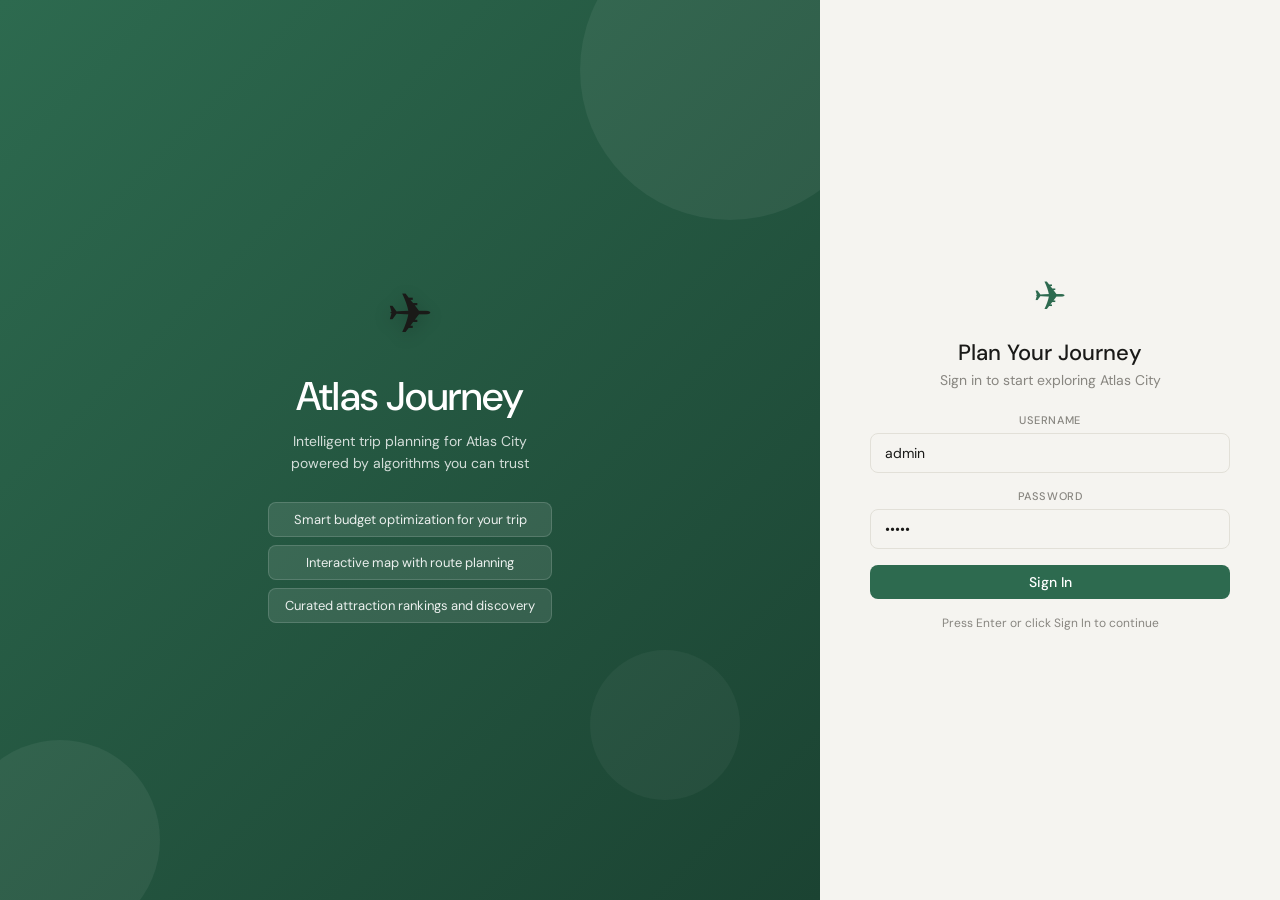
<file: webapp/frontend/index.html>
<!DOCTYPE html>
<html lang="en">
<head>
<meta charset="UTF-8">
<meta name="viewport" content="width=device-width, initial-scale=1.0">
<title>Atlas Journey — Trip Planner</title>
<link rel="stylesheet" href="styles.css">
</head>
<body>
<div id="app">
  <!-- Login Page -->
  <div id="login-page" class="page">
    <div class="login-hero">
      <div class="login-hero-content">
        <div class="login-hero-icon">&#9992;</div>
        <h1 class="login-hero-title">Atlas Journey</h1>
        <p class="login-hero-subtitle">Intelligent trip planning for Atlas City<br>powered by algorithms you can trust</p>
        <div class="login-hero-features">
          <div class="login-feature">Smart budget optimization for your trip</div>
          <div class="login-feature">Interactive map with route planning</div>
          <div class="login-feature">Curated attraction rankings and discovery</div>
        </div>
      </div>
      <div class="login-hero-circles">
        <div class="circle c1"></div><div class="circle c2"></div><div class="circle c3"></div>
      </div>
    </div>
    <div class="login-form">
      <div class="login-card">
        <div class="login-card-icon">&#9992;</div>
        <h2 class="login-card-title">Plan Your Journey</h2>
        <p class="login-card-subtitle">Sign in to start exploring Atlas City</p>
        <div class="form-group">
          <label class="form-label">Username</label>
          <input type="text" id="username-input" class="form-input" placeholder="Enter your username" value="admin">
        </div>
        <div class="form-group">
          <label class="form-label">Password</label>
          <input type="password" id="password-input" class="form-input" placeholder="Enter your password" value="admin">
        </div>
        <button id="login-btn" class="btn btn-primary btn-full">Sign In</button>
        <p class="login-hint">Press Enter or click Sign In to continue</p>
      </div>
    </div>
  </div>

  <!-- App Shell -->
  <div id="app-shell" class="hidden">
    <!-- Sidebar -->
    <aside id="sidebar">
      <div class="sidebar-brand">
        <span class="brand-icon">&#9992;</span>
        <span class="brand-name">Atlas<span>/Journey</span></span>
      </div>
      <div class="sidebar-divider"></div>
      <div class="sidebar-section-label">MENU</div>
      <nav id="sidebar-nav">
        <a href="#dashboard" class="sidebar-item active" data-page="dashboard" data-title="Overview">
          <span class="sidebar-icon">&#8962;</span>
          <span class="sidebar-label">Overview</span>
        </a>
        <a href="#trip-planner" class="sidebar-item" data-page="trip-planner" data-title="Smart Itinerary">
          <span class="sidebar-icon">&#128176;</span>
          <span class="sidebar-label">Smart Itinerary</span>
        </a>
        <a href="#route-planner" class="sidebar-item" data-page="route-planner" data-title="Navigation">
          <span class="sidebar-icon">&#128205;</span>
          <span class="sidebar-label">Navigation</span>
        </a>
        <a href="#rankings" class="sidebar-item" data-page="rankings" data-title="Discover">
          <span class="sidebar-icon">&#9733;</span>
          <span class="sidebar-label">Discover</span>
        </a>
      </nav>
      <div class="sidebar-divider"></div>
      <a href="#settings" class="sidebar-item" data-page="settings" data-title="Workspace">
        <span class="sidebar-icon">&#9881;</span>
        <span class="sidebar-label">Workspace</span>
      </a>
      <div class="sidebar-spacer"></div>
      <div class="sidebar-version">v1.0.0</div>
    </aside>

    <!-- Main Content -->
    <main id="main-content">
      <!-- Header -->
      <header id="header">
        <div class="header-left">
          <h1 id="page-title" class="header-title">Overview</h1>
          <p id="page-subtitle" class="header-subtitle">Your Atlas City trip at a glance</p>
        </div>
        <div class="header-right">
          <div class="user-chip">
            <div class="user-avatar">A</div>
            <span id="user-name" class="user-name">Traveler</span>
          </div>
        </div>
      </header>

      <!-- Content Area -->
      <div id="content-area">

        <!-- ── DASHBOARD PAGE ────────────────────────────────────────── -->
        <div id="page-dashboard" class="content-page active-page">
          <div class="page-content">
            <!-- Hero Card -->
            <div class="hero-card fade-in">
              <div class="hero-text">
                <h2 class="hero-title">Welcome back, <span id="dash-hero-username">Traveler</span>!</h2>
                <p class="hero-subtitle">Explore Atlas City with smart trip optimization</p>
              </div>
              <div class="hero-stats">
                <div class="hero-chip">3 Algorithms</div>
                <div class="hero-chip">12 Attractions</div>
                <div class="hero-chip">100% Offline</div>
              </div>
            </div>

            <!-- Stats Row -->
            <div class="stats-grid fade-in">
              <div class="stat-card" data-color="blue">
                <div class="stat-accent"></div>
                <div class="stat-icon-area" style="background:rgba(59,130,246,0.12)">
                  <svg width="20" height="20" viewBox="0 0 24 24" fill="none" stroke="#3B82F6" stroke-width="2"><rect x="3" y="3" width="7" height="7"/><rect x="14" y="3" width="7" height="7"/><rect x="3" y="14" width="7" height="7"/><rect x="14" y="14" width="7" height="7"/></svg>
                </div>
                <div class="stat-info">
                  <span id="stat-attractions" class="stat-value">12</span>
                  <span class="stat-label">Attractions</span>
                </div>
              </div>
              <div class="stat-card" data-color="green">
                <div class="stat-accent"></div>
                <div class="stat-icon-area" style="background:rgba(16,185,129,0.12)">
                  <svg width="20" height="20" viewBox="0 0 24 24" fill="none" stroke="#10B981" stroke-width="2"><path d="M21 10c0 7-9 13-9 13s-9-6-9-13a9 9 0 0 1 18 0z"/><circle cx="12" cy="10" r="3"/></svg>
                </div>
                <div class="stat-info">
                  <span id="stat-locations" class="stat-value">10</span>
                  <span class="stat-label">Locations</span>
                </div>
              </div>
              <div class="stat-card" data-color="amber">
                <div class="stat-accent"></div>
                <div class="stat-icon-area" style="background:rgba(245,158,11,0.12)">
                  <svg width="20" height="20" viewBox="0 0 24 24" fill="none" stroke="#F59E0B" stroke-width="2"><circle cx="12" cy="12" r="3"/><path d="M12 1v2M12 21v2M4.22 4.22l1.42 1.42M18.36 18.36l1.42 1.42M1 12h2M21 12h2M4.22 19.78l1.42-1.42M18.36 5.64l1.42-1.42"/></svg>
                </div>
                <div class="stat-info">
                  <span id="stat-algorithms" class="stat-value">3</span>
                  <span class="stat-label">Algorithms</span>
                </div>
              </div>
              <div class="stat-card" data-color="purple">
                <div class="stat-accent"></div>
                <div class="stat-icon-area" style="background:rgba(139,92,246,0.12)">
                  <svg width="20" height="20" viewBox="0 0 24 24" fill="none" stroke="#8B5CF6" stroke-width="2"><polyline points="13 2 3 14 12 14 11 22 21 10 12 10 13 2"/></svg>
                </div>
                <div class="stat-info">
                  <span id="stat-offline" class="stat-value">100%</span>
                  <span class="stat-label">Offline Ready</span>
                </div>
              </div>
            </div>

            <!-- Dashboard Grid: Left column (map + cards), Right column (snapshots) -->
            <div class="dashboard-grid fade-in">
              <!-- Left Column -->
              <div class="dash-left">
                <!-- Map Card -->
                <div class="dash-map-card">
                  <div class="dash-card-header">
                    <h3 class="card-title">Atlas City Overview</h3>
                    <span class="dash-badge">Interactive Map</span>
                  </div>
                  <div id="dashboard-map-container" class="svg-map-container svg-map-compact"></div>
                </div>

                <!-- Upcoming Journey -->
                <div class="dash-info-card">
                  <div class="dash-card-header">
                    <h3 class="card-title">Upcoming Journey</h3>
                  </div>
                  <div id="upcoming-journey-content" class="dash-card-body">
                    <div class="dash-card-icon" style="background:rgba(59,130,246,0.12)">
                      <svg width="22" height="22" viewBox="0 0 24 24" fill="none" stroke="#3B82F6" stroke-width="2"><path d="M21 10c0 7-9 13-9 13s-9-6-9-13a9 9 0 0 1 18 0z"/><circle cx="12" cy="10" r="3"/></svg>
                    </div>
                    <div class="dash-card-info">
                      <span class="dash-card-value">Loading...</span>
                      <span class="dash-card-label">Check back soon</span>
                    </div>
                  </div>
                </div>

                <!-- Route Snapshot -->
                <div class="dash-info-card dash-card-link" data-nav="route-planner">
                  <div class="dash-card-header">
                    <h3 class="card-title">Route Snapshot</h3>
                    <span class="dash-link-hint">View Route Planner &rarr;</span>
                  </div>
                  <div id="route-snapshot-content" class="dash-card-body">
                    <div class="dash-card-icon" style="background:rgba(16,185,129,0.12)">
                      <svg width="22" height="22" viewBox="0 0 24 24" fill="none" stroke="#10B981" stroke-width="2"><polyline points="13 2 3 14 12 14 11 22 21 10 12 10 13 2"/></svg>
                    </div>
                    <div class="dash-card-info">
                      <span class="dash-card-value">No Route Planned</span>
                      <span class="dash-card-label">Plan a route to see details</span>
                    </div>
                  </div>
                </div>
              </div>

              <!-- Right Column -->
              <div class="dash-right">
                <!-- Quick Actions -->
                <div class="dash-actions-card">
                  <h3 class="card-title">Quick Actions</h3>
                  <div class="quick-actions-list">
                    <div class="action-card" data-nav="trip-planner">
                      <div class="action-icon" style="background:var(--green-lt);color:var(--green)">&#128176;</div>
                      <div class="action-text">
                        <span class="action-title">Smart Itinerary</span>
                        <span class="action-desc">Build the perfect day within your budget</span>
                      </div>
                      <span class="badge badge-green">Budget</span>
                    </div>
                    <div class="action-card" data-nav="route-planner">
                      <div class="action-icon" style="background:var(--green-lt);color:var(--green)">&#128205;</div>
                      <div class="action-text">
                        <span class="action-title">Navigation</span>
                        <span class="action-desc">Find the shortest route between places</span>
                      </div>
                      <span class="badge badge-green">Route</span>
                    </div>
                    <div class="action-card" data-nav="rankings">
                      <div class="action-icon" style="background:var(--green-lt);color:var(--green)">&#9733;</div>
                      <div class="action-text">
                        <span class="action-title">Discover</span>
                        <span class="action-desc">Browse attractions ranked by score</span>
                      </div>
                      <span class="badge badge-blue">Rankings</span>
                    </div>
                  </div>
                </div>

                <!-- Budget Snapshot -->
                <div class="dash-info-card dash-card-link" data-nav="trip-planner">
                  <div class="dash-card-header">
                    <h3 class="card-title">Budget Snapshot</h3>
                    <span class="dash-link-hint">Plan Budget &rarr;</span>
                  </div>
                  <div id="budget-snapshot-content" class="dash-card-body">
                    <div class="dash-card-icon" style="background:rgba(245,158,11,0.12)">
                      <svg width="22" height="22" viewBox="0 0 24 24" fill="none" stroke="#F59E0B" stroke-width="2"><circle cx="12" cy="12" r="3"/><path d="M12 1v2M12 21v2M4.22 4.22l1.42 1.42M18.36 18.36l1.42 1.42M1 12h2M21 12h2M4.22 19.78l1.42-1.42M18.36 5.64l1.42-1.42"/></svg>
                    </div>
                    <div class="dash-card-info">
                      <span class="dash-card-value">No Budget Set</span>
                      <span class="dash-card-label">Plan a trip to see budget</span>
                    </div>
                  </div>
                </div>

                <!-- Discover Snapshot -->
                <div class="dash-info-card dash-card-link" data-nav="rankings">
                  <div class="dash-card-header">
                    <h3 class="card-title">Discover Snapshot</h3>
                    <span class="dash-link-hint">Explore &rarr;</span>
                  </div>
                  <div id="discover-snapshot-content" class="dash-card-body">
                    <div class="dash-card-icon" style="background:rgba(139,92,246,0.12)">
                      <svg width="22" height="22" viewBox="0 0 24 24" fill="none" stroke="#8B5CF6" stroke-width="2"><polygon points="12 2 15.09 8.26 22 9.27 17 14.14 18.18 21.02 12 17.77 5.82 21.02 7 14.14 2 9.27 8.91 8.26 12 2"/></svg>
                    </div>
                    <div class="dash-card-info">
                      <span class="dash-card-value">Loading...</span>
                      <span class="dash-card-label">Discover top attractions</span>
                    </div>
                  </div>
                </div>
              </div>
            </div>
          </div>
        </div>

        <!-- ── BUDGET PLANNER PAGE (Smart Itinerary) ──────────────────── -->
        <div id="page-trip-planner" class="content-page">
          <div class="two-column-layout">
            <div class="control-panel">
              <div class="card">
                <div class="card-title-row">
                  <h3 class="card-title">Budget Settings</h3>
                    <span class="badge badge-green">0-1 Knapsack</span>
                </div>
                <p class="card-desc">Set your budget to optimize attractions using dynamic programming.</p>
                <div class="form-group">
                  <label class="form-label">Total Budget ($)</label>
                  <input type="number" id="budget-input" class="form-input" value="500" min="0" step="10">
                </div>
                <button id="solve-knapsack-btn" class="btn btn-primary btn-full">Optimize Budget</button>
                <div class="btn-group">
                  <button id="example-budget-btn" class="btn btn-secondary btn-full">Load Example Budget</button>
                  <button id="reset-data-btn" class="btn btn-secondary btn-full">Reset Demo Data</button>
                </div>
              </div>

              <!-- Budget Health -->
              <div id="budget-health" class="card">
                <h3 class="card-title">Budget Health</h3>
                <p class="card-desc" style="margin-bottom:0">Set a budget and optimize to see health metrics.</p>
              </div>

              <!-- Summary -->
              <div id="budget-summary" class="card hidden">
                <div class="card-title-row">
                  <h3 class="card-title">Result Summary</h3>
                  <span class="badge badge-green">0-1 KP</span>
                </div>
                <div class="summary-chips">
                  <div class="chip chip-blue"><span class="chip-label">Total Cost</span><span id="ks-cost" class="chip-value">$0</span></div>
                  <div class="chip chip-green"><span class="chip-label">Total Value</span><span id="ks-value" class="chip-value">0</span></div>
                  <div class="chip chip-amber"><span class="chip-label">Remaining</span><span id="ks-remaining" class="chip-value">$0</span></div>
                  <div class="chip chip-purple"><span class="chip-label">Items</span><span id="ks-count" class="chip-value">0</span></div>
                </div>
              </div>
            </div>

            <div class="results-panel">
              <div class="card">
                <h3 class="card-title">Selected Experiences</h3>
                <div id="knapsack-results" class="results-list">
                  <div class="empty-state">
                    <div class="empty-icon">&#128270;</div>
                    <p class="empty-title">No itinerary generated yet</p>
                    <p class="empty-desc">Enter your budget and click "Optimize Budget" to find the best attractions.</p>
                  </div>
                </div>
              </div>
              <div class="card" id="skipped-card">
                <h3 class="card-title">Skipped Attractions</h3>
                <div id="knapsack-skipped" class="results-list">
                  <div class="empty-state-sm">Skipped items will appear here after optimization.</div>
                </div>
              </div>
            </div>
          </div>
        </div>

        <!-- ── ROUTE PLANNER PAGE ────────────────────────────────────── -->
        <div id="page-route-planner" class="content-page">
          <div class="two-column-layout">
            <div class="control-panel">
              <div class="card">
                <div class="card-title-row">
                  <h3 class="card-title">Route Controls</h3>
                  <span class="badge badge-green">Dijkstra</span>
                </div>
                <p class="card-desc">Find the shortest path between two locations in Atlas City.</p>
                <div class="form-group">
                  <label class="form-label">Starting Location</label>
                  <select id="start-location" class="form-select"></select>
                </div>
                <div class="form-group">
                  <label class="form-label">Destination</label>
                  <select id="end-location" class="form-select"></select>
                </div>
                <button id="find-route-btn" class="btn btn-primary btn-full">Find Shortest Path</button>
                <button id="example-route-btn" class="btn btn-secondary btn-full">Load Example Route</button>
              </div>
              <div id="route-summary" class="card hidden">
                <div class="card-title-row">
                  <h3 class="card-title">Route Result</h3>
                  <span class="badge badge-green">Dijkstra</span>
                </div>
                <div class="route-result">
                  <div class="route-metrics">
                    <div class="route-metric">
                      <span class="metric-label">Distance</span>
                      <span id="route-distance" class="metric-value">-- km</span>
                    </div>
                    <div class="route-metric">
                      <span class="metric-label">Est. Time</span>
                      <span id="route-time" class="metric-value">-- min</span>
                    </div>
                    <div class="route-metric">
                      <span class="metric-label">Visited</span>
                      <span id="route-visited" class="metric-value">--</span>
                    </div>
                  </div>
                  <div class="route-divider"></div>
                  <div id="route-path" class="route-path">
                    <p class="path-placeholder">Select locations to find a route.</p>
                  </div>
                </div>
              </div>
            </div>
            <div class="map-panel">
              <div class="card map-card-full">
                <div class="map-toolbar">
                  <div class="map-toolbar-left">
                    <h3 class="card-title">Atlas City Map</h3>
                    <span class="map-toolbar-badge">Road Network</span>
                  </div>
                  <div class="map-controls">
                    <button id="map-fit-route" class="map-btn" title="Fit to route">&#9678;</button>
                    <button id="map-zoom-in" class="map-btn" title="Zoom in">+</button>
                    <button id="map-zoom-out" class="map-btn" title="Zoom out">-</button>
                    <button id="map-reset-view" class="map-btn" title="Reset view">&#8634;</button>
                  </div>
                </div>
                <div id="route-map-container" class="svg-map-container svg-map-large"></div>
              </div>
            </div>
          </div>
        </div>

        <!-- ── DISCOVER PAGE (Rankings) ──────────────────────────────── -->
        <div id="page-rankings" class="content-page">
          <div class="page-content">
            <!-- Featured Attraction -->
            <div id="featured-attraction" class="featured-card fade-in">
              <div class="featured-hero">
                <div class="featured-image-area">
                  <div class="featured-image-overlay"></div>
                  <div class="featured-badge">#1 Attraction</div>
                  <div class="featured-price">$100</div>
                </div>
                <div class="featured-info">
                  <h3 class="featured-name">Loading attractions...</h3>
                  <div class="featured-stars">&#9733;&#9733;&#9733;&#9733;&#9733;</div>
                  <p class="featured-desc">Discover the best of Atlas City.</p>
                  <div class="featured-tags">
                    <span class="tag tag-blue">Atlas City</span>
                    <span class="tag tag-green">2h</span>
                    <span class="tag tag-amber">90 pts</span>
                  </div>
                </div>
              </div>
            </div>

            <!-- Top 3 Spotlight -->
            <div class="card top3-section">
              <div class="card-title-row">
                <h3 class="card-title">Top 3 Attractions</h3>
                <span class="badge badge-blue">Heap Sort</span>
              </div>
              <p class="card-desc">Top-ranked attractions by composite score</p>
              <div id="top3-spotlight" class="top3-grid">
                <div class="top3-card"><div class="top3-rank">#1</div><h4>Loading...</h4></div>
                <div class="top3-card"><div class="top3-rank">#2</div><h4>Loading...</h4></div>
                <div class="top3-card"><div class="top3-rank">#3</div><h4>Loading...</h4></div>
              </div>
            </div>

            <!-- All Attractions -->
            <div class="card">
              <div class="card-title-row">
                <h3 class="card-title">All Attractions</h3>
                <div class="discover-actions">
                  <button id="refresh-rankings-btn" class="btn btn-primary btn-sm">Refresh</button>
                </div>
              </div>
              <div class="sort-info-bar">
                <span id="sort-info" class="sort-info-text">Sorted by rating using Heap Sort</span>
              </div>
              <div id="discover-list" class="discover-list">
                <div class="empty-state">
                  <div class="empty-icon">&#9733;</div>
                  <p class="empty-title">Loading attractions...</p>
                  <p class="empty-desc">Refresh to view all attractions ranked by Heap Sort.</p>
                </div>
              </div>
            </div>

            <!-- Heap Sort Explanation -->
            <div class="card">
              <div class="card-title-row">
                <h3 class="card-title">How Ranking Works</h3>
                <span class="badge badge-green">O(n log n)</span>
              </div>
              <div class="algo-explanation">
                <div class="algo-step">
                  <div class="algo-step-num">1</div>
                  <div class="algo-step-text">Each attraction gets a composite score: <strong>rating \u00D7 10 + value</strong></div>
                </div>
                <div class="algo-step">
                  <div class="algo-step-num">2</div>
                  <div class="algo-step-text">Heap Sort arranges all attractions by score in descending order</div>
                </div>
                <div class="algo-step">
                  <div class="algo-step-num">3</div>
                  <div class="algo-step-text">Top-ranked attractions appear first \u2014 ties broken alphabetically</div>
                </div>
                <div class="algo-complexity">
                  <span>Time: O(n log n)</span>
                  <span>Space: O(1)</span>
                </div>
              </div>
            </div>
          </div>
        </div>

        <!-- ── SETTINGS PAGE ─────────────────────────────────────────── -->
        <div id="page-settings" class="content-page">
          <div class="page-content settings-layout">
            <div class="card">
              <h3 class="card-title">Appearance</h3>
              <div class="setting-row">
                <div class="setting-text"><span class="setting-label">Dark Mode</span><span class="setting-desc">Switch to dark theme (coming soon)</span></div>
                <input type="checkbox" disabled>
              </div>
              <div class="setting-row">
                <div class="setting-text"><span class="setting-label">Compact View</span><span class="setting-desc">Reduce spacing and padding</span></div>
                <input type="checkbox" disabled>
              </div>
            </div>
            <div class="card">
              <h3 class="card-title">About</h3>
              <div class="about-grid">
                <div class="about-item"><span class="about-label">Application</span><span class="about-value">Trip Planner</span></div>
                <div class="about-item"><span class="about-label">Version</span><span class="about-value">1.0.0</span></div>
                <div class="about-item"><span class="about-label">City</span><span class="about-value">Atlas City</span></div>
                <div class="about-item"><span class="about-label">Algorithms</span><span class="about-value">0-1 Knapsack, Dijkstra, Heap Sort</span></div>
                <div class="about-item"><span class="about-label">Database</span><span class="about-value">SQLite (Offline)</span></div>
                <div class="about-item"><span class="about-label">Data Structures</span><span class="about-value">DP Table, Priority Queue, Max-Heap</span></div>
              </div>
            </div>
            <div class="card">
              <h3 class="card-title">Demo Controls</h3>
              <div class="btn-group">
                <button id="settings-reset-btn" class="btn btn-secondary">Reset Demo Data</button>
              </div>
            </div>
          </div>
        </div>

      </div><!-- /content-area -->
    </main>
  </div>
</div>
<script src="app.js"></script>
</body>
</html>
</file>
<file: webapp/frontend/styles.css>
/* ═══════════════════════════════════════════════════════════════════════════
   ATLAS JOURNEY — Design System (Carbon Tracker tokens adapted for travel)
   ═══════════════════════════════════════════════════════════════════════════ */

/* ── Google Fonts ──────────────────────────────────────────────────────── */
@import url('https://fonts.googleapis.com/css2?family=DM+Mono:wght@400;500&family=DM+Sans:wght@300;400;500&display=swap');

/* ── Design Tokens ─────────────────────────────────────────────────────── */
:root {
  --font: 'DM Sans', system-ui, -apple-system, sans-serif;
  --font-mono: 'DM Mono', 'SF Mono', monospace;

  --bg: #f5f4f0;
  --surface: #ffffff;
  --border: #e2e0d8;
  --text: #1a1a18;
  --muted: #888680;

  --green: #2d6a4f;
  --green-lt: #e8f5ee;
  --green-dk: #1b4332;

  --amber: #b45309;
  --amber-lt: #fef3c7;

  --red: #c0392b;
  --red-lt: #fdecea;

  --blue: #1e6f9f;
  --blue-lt: #e0f2fe;

  --shadow: 0 1px 3px rgba(0,0,0,.06);
  --shadow-lg: 0 4px 16px rgba(0,0,0,.08);

  --radius: 10px;
  --radius-sm: 8px;
  --radius-lg: 16px;

  --transition: .2s ease;

  --sidebar-width: 220px;
  --header-height: 60px;
  --page-padding: 32px;
  --card-padding: 24px;
  --grid-gap: 20px;

  --z-sidebar: 100;
  --z-header: 90;
  --z-modal: 200;
  --z-tooltip: 300;
}

/* ── Reset ─────────────────────────────────────────────────────────────── */
*, *::before, *::after { box-sizing: border-box; margin: 0; padding: 0; }
html, body { height: 100%; overflow: hidden; }
body {
  font-family: var(--font);
  font-size: 14px;
  font-weight: 400;
  color: var(--text);
  background: var(--bg);
  -webkit-font-smoothing: antialiased;
}
a { text-decoration: none; color: inherit; }
input, select, button, textarea { font-family: inherit; }
.hidden { display: none !important; }

/* ── Animations (Design System v1.0) ──────────────────────────────────── */
@keyframes fadeIn { from { opacity: 0; transform: translateY(8px); } to { opacity: 1; transform: translateY(0); } }
@keyframes fadeInUp { from { opacity: 0; transform: translateY(16px); } to { opacity: 1; transform: translateY(0); } }
@keyframes slideIn { from { opacity: 0; transform: translateX(-12px); } to { opacity: 1; transform: translateX(0); } }
@keyframes slideUp { from { opacity: 0; transform: translateY(20px); } to { opacity: 1; transform: translateY(0); } }
@keyframes scaleIn { from { opacity: 0; transform: scale(.95); } to { opacity: 1; transform: scale(1); } }
@keyframes spin { to { transform: rotate(360deg); } }
@keyframes shimmer { 0% { background-position: -200px 0; } 100% { background-position: 200px 0; } }
@keyframes dashMove { from { stroke-dashoffset: 16; } to { stroke-dashoffset: 0; } }

.animate-fade { animation: fadeIn 0.4s ease both; }
.animate-fade-up { animation: fadeInUp 0.5s ease both; }
.animate-scale { animation: scaleIn 0.3s ease both; }
.animate-slide { animation: slideIn 0.3s ease both; }
.animate-slide-up { animation: slideUp 0.4s ease both; }
.fade-in { animation: fadeIn 0.35s ease-out both; }
.fade-in-up { animation: fadeInUp 0.4s ease-out both; }
.slide-in { animation: slideIn 0.3s ease-out both; }

/* ── Typography Scale ──────────────────────────────────────────────────── */
.heading-title { font-size: 22px; font-weight: 500; }
.heading-modal { font-size: 18px; font-weight: 500; }
.body { font-size: 14px; font-weight: 400; }
.body-sm { font-size: 13px; font-weight: 400; }
.caption { font-size: 12px; font-weight: 400; color: var(--muted); }
.micro { font-size: 11px; font-weight: 500; text-transform: uppercase; letter-spacing: .05em; color: var(--muted); }
.tiny { font-size: 10px; font-weight: 500; text-transform: uppercase; }
.mono-value { font-size: 28px; font-family: var(--font-mono); font-weight: 500; }
.mono-sm { font-size: 13px; font-family: var(--font-mono); font-weight: 500; }

/* ── Login Page ────────────────────────────────────────────────────────── */
#login-page {
  display: flex;
  height: 100vh;
  width: 100vw;
}
.login-hero {
  flex: 1;
  background: linear-gradient(135deg, var(--green) 0%, var(--green-dk) 100%);
  display: flex;
  align-items: center;
  justify-content: center;
  position: relative;
  overflow: hidden;
}
.login-hero-content {
  position: relative;
  z-index: 2;
  text-align: center;
  padding: 32px;
  max-width: 480px;
}
.login-hero-icon {
  font-size: 56px;
  margin-bottom: 20px;
  filter: drop-shadow(0 4px 8px rgba(0,0,0,0.2));
}
.login-hero-title {
  font-size: 40px;
  font-weight: 500;
  color: #fff;
  margin-bottom: 8px;
}
.login-hero-subtitle {
  font-size: 14px;
  color: rgba(255,255,255,0.8);
  margin-bottom: 28px;
  line-height: 1.6;
}
.login-hero-features {
  display: flex;
  flex-direction: column;
  gap: 8px;
}
.login-feature {
  background: rgba(255,255,255,0.1);
  border: 1px solid rgba(255,255,255,0.15);
  border-radius: var(--radius-sm);
  padding: 8px 16px;
  color: rgba(255,255,255,0.9);
  font-size: 13px;
  text-align: center;
}
.login-hero-circles {
  position: absolute;
  inset: 0;
  pointer-events: none;
}
.circle {
  position: absolute;
  border-radius: 50%;
  background: rgba(255,255,255,0.06);
}
.c1 { width: 300px; height: 300px; top: -80px; right: -60px; }
.c2 { width: 200px; height: 200px; bottom: -40px; left: -40px; }
.c3 { width: 150px; height: 150px; bottom: 100px; right: 80px; background: rgba(255,255,255,0.04); }

.login-form {
  width: 460px;
  display: flex;
  align-items: center;
  justify-content: center;
  padding: 32px;
  background: var(--bg);
}
.login-card {
  width: 100%;
  max-width: 360px;
  text-align: center;
}
.login-card-icon {
  font-size: 40px;
  color: var(--green);
  margin-bottom: 16px;
}
.login-card-title {
  font-size: 22px;
  font-weight: 500;
  color: var(--text);
  margin-bottom: 4px;
}
.login-card-subtitle {
  font-size: 14px;
  color: var(--muted);
  margin-bottom: 24px;
}
.login-hint {
  margin-top: 16px;
  font-size: 12px;
  color: var(--muted);
}

/* ── App Shell Layout ──────────────────────────────────────────────────── */
#app-shell {
  display: flex;
  height: 100vh;
  width: 100vw;
}

/* ── Sidebar (DS: 220px, surface bg, right border) ────────────────────── */
#sidebar {
  width: var(--sidebar-width);
  min-width: var(--sidebar-width);
  background: var(--surface);
  border-right: 1px solid var(--border);
  display: flex;
  flex-direction: column;
  padding: 24px 12px;
  z-index: var(--z-sidebar);
}
.sidebar-brand {
  display: flex;
  align-items: center;
  gap: 10px;
  padding: 0 8px;
  margin-bottom: 28px;
}
.brand-icon { font-size: 22px; color: var(--green); }
.brand-name {
  font-family: var(--font-mono);
  font-size: 15px;
  font-weight: 500;
  color: var(--green);
}
.brand-name span { color: var(--muted); font-weight: 400; }
.sidebar-divider { height: 1px; background: var(--border); margin: 4px 0 12px; }
.sidebar-section-label {
  font-size: 11px;
  font-weight: 500;
  text-transform: uppercase;
  letter-spacing: .05em;
  color: var(--muted);
  padding: 8px 12px 6px;
}
#sidebar-nav { display: flex; flex-direction: column; gap: 2px; }
.sidebar-item {
  display: flex;
  align-items: center;
  gap: 10px;
  padding: 10px 12px;
  border-radius: var(--radius-sm);
  cursor: pointer;
  font-size: 14px;
  color: var(--muted);
  margin-bottom: 2px;
  transition: all var(--transition);
  text-decoration: none;
}
.sidebar-item:hover { background: var(--bg); color: var(--text); }
.sidebar-item.active {
  background: var(--green-lt);
  color: var(--green);
  font-weight: 500;
}
.sidebar-icon {
  width: 16px;
  text-align: center;
  font-size: 15px;
  flex-shrink: 0;
}
.sidebar-spacer { flex: 1; }
.sidebar-user {
  font-size: 13px;
  color: var(--muted);
  padding: 8px 12px;
}
.sidebar-version {
  text-align: center;
  padding: 12px;
  font-size: 11px;
  color: var(--muted);
}

/* ── Header ────────────────────────────────────────────────────────────── */
#header {
  display: flex;
  align-items: center;
  justify-content: space-between;
  height: var(--header-height);
  padding: 0 var(--page-padding);
  background: var(--surface);
  border-bottom: 1px solid var(--border);
}
.header-left { display: flex; flex-direction: column; }
.header-title { font-size: 22px; font-weight: 500; color: var(--text); }
.header-subtitle { font-size: 13px; color: var(--muted); margin-top: 2px; }
.header-right { display: flex; align-items: center; gap: 16px; }
.user-chip {
  display: flex;
  align-items: center;
  gap: 8px;
  padding: 6px 12px 6px 6px;
  border-radius: var(--radius-sm);
  cursor: pointer;
  transition: all var(--transition);
}
.user-chip:hover { background: var(--bg); }
.user-avatar {
  width: 28px;
  height: 28px;
  border-radius: 50%;
  background: var(--green-lt);
  border: 1.5px solid var(--green);
  display: flex;
  align-items: center;
  justify-content: center;
  font-size: 11px;
  font-weight: 500;
  color: var(--green);
}
.user-name { font-size: 13px; color: var(--muted); }

/* ── Main Content ──────────────────────────────────────────────────────── */
#main-content {
  flex: 1;
  display: flex;
  flex-direction: column;
  overflow: hidden;
  min-width: 0;
}
#content-area {
  flex: 1;
  overflow-y: auto;
  padding: var(--page-padding);
  background: var(--bg);
}
.content-page { display: none; }
.content-page.active-page { display: block; }
.page-content {
  display: flex;
  flex-direction: column;
  gap: var(--grid-gap);
  max-width: 1200px;
}

/* ── Cards (DS: panel spec) ────────────────────────────────────────────── */
.card {
  background: var(--surface);
  border: 1px solid var(--border);
  border-radius: var(--radius);
  padding: var(--card-padding);
  transition: all var(--transition);
}
.card:hover { box-shadow: var(--shadow); }
.card-title {
  font-size: 14px;
  font-weight: 500;
  display: flex;
  align-items: center;
  gap: 8px;
  margin-bottom: 16px;
}
.card-title-row {
  display: flex;
  align-items: center;
  justify-content: space-between;
  gap: 8px;
  margin-bottom: 8px;
}
.card-title-row .card-title { margin-bottom: 0; }
.card-desc { font-size: 13px; color: var(--muted); margin-bottom: 16px; line-height: 1.5; }

/* ── Buttons (DS spec) ─────────────────────────────────────────────────── */
.btn {
  display: inline-flex;
  align-items: center;
  justify-content: center;
  gap: 8px;
  padding: 10px 20px;
  border: none;
  border-radius: var(--radius-sm);
  font-family: inherit;
  font-size: 14px;
  font-weight: 500;
  cursor: pointer;
  transition: all var(--transition);
  text-decoration: none;
  line-height: 1;
}
.btn:hover { transform: translateY(-1px); box-shadow: var(--shadow); }
.btn:active { transform: translateY(0); }
.btn:disabled { opacity: .5; cursor: not-allowed; transform: none; }

.btn-primary { background: var(--green); color: #fff; }
.btn-primary:hover { background: var(--green-dk); }

.btn-secondary { background: var(--bg); border: 1px solid var(--border); color: var(--text); }
.btn-secondary:hover { background: var(--border); }

.btn-ghost { background: transparent; color: var(--muted); }
.btn-ghost:hover { background: var(--bg); color: var(--text); }

.btn-danger { background: var(--red); color: #fff; }
.btn-danger:hover { background: #a93226; }

.btn-sm { padding: 7px 16px; font-size: 13px; }
.btn-xs { padding: 4px 10px; font-size: 11px; }
.btn-icon { width: 36px; height: 36px; padding: 0; border-radius: 50%; }
.btn-full { width: 100%; }

.btn-group { display: flex; flex-direction: column; gap: 8px; margin-top: 12px; }

/* ── Form Elements (DS spec) ───────────────────────────────────────────── */
.form-group { margin-bottom: 16px; }
.form-label {
  display: block;
  font-size: 11px;
  font-weight: 500;
  color: var(--muted);
  margin-bottom: 6px;
  text-transform: uppercase;
  letter-spacing: .05em;
}
.form-input, .form-select {
  width: 100%;
  padding: 10px 14px;
  border: 1px solid var(--border);
  border-radius: var(--radius-sm);
  font-family: inherit;
  font-size: 14px;
  color: var(--text);
  background: var(--bg);
  outline: none;
  transition: all var(--transition);
}
.form-input:focus, .form-select:focus {
  border-color: var(--green);
  background: var(--surface);
  box-shadow: 0 0 0 3px rgba(45,106,79,.1);
}

/* ── Badges (DS spec) ──────────────────────────────────────────────────── */
.badge {
  display: inline-flex;
  align-items: center;
  gap: 4px;
  padding: 3px 10px;
  border-radius: 20px;
  font-size: 11px;
  font-weight: 500;
  white-space: nowrap;
}
.badge-green { background: var(--green-lt); color: var(--green); }
.badge-amber { background: var(--amber-lt); color: var(--amber); }
.badge-red { background: var(--red-lt); color: var(--red); }
.badge-blue { background: var(--blue-lt); color: var(--blue); }
.badge-gray { background: var(--bg); color: var(--muted); border: 1px solid var(--border); }

/* ── Tag (compact badge for chips) ─────────────────────────────────────── */
.tag {
  padding: 3px 10px;
  border-radius: 20px;
  font-size: 11px;
  font-weight: 500;
  white-space: nowrap;
}
.tag-green { background: var(--green-lt); color: var(--green); }
.tag-amber { background: var(--amber-lt); color: var(--amber); }
.tag-blue { background: var(--blue-lt); color: var(--blue); }
.tag-gray { background: var(--bg); color: var(--muted); border: 1px solid var(--border); }

/* ── Stat Cards (DS stats-grid/stat-card spec) ──────────────────────────── */
.stats-grid {
  display: grid;
  grid-template-columns: repeat(auto-fit, minmax(190px, 1fr));
  gap: 16px;
  margin-bottom: 28px;
}
.stat-card {
  background: var(--surface);
  border: 1px solid var(--border);
  border-radius: var(--radius);
  padding: 20px;
  transition: all var(--transition);
  cursor: default;
}
.stat-card:hover { box-shadow: var(--shadow-lg); transform: translateY(-2px); }
.stat-label {
  font-size: 11px;
  text-transform: uppercase;
  letter-spacing: .06em;
  color: var(--muted);
  margin-bottom: 8px;
}
.stat-value {
  font-size: 28px;
  font-family: var(--font-mono);
  font-weight: 500;
}
.stat-card[data-color="green"] { background: var(--green-lt); border-color: #b7ddc9; }
.stat-card[data-color="green"] .stat-value { color: var(--green); }
.stat-card[data-color="amber"] { background: var(--amber-lt); border-color: #fde68a; }
.stat-card[data-color="amber"] .stat-value { color: var(--amber); }
.stat-card[data-color="red"] { background: var(--red-lt); border-color: #f5c6c2; }
.stat-card[data-color="red"] .stat-value { color: var(--red); }
.stat-card[data-color="blue"] { background: var(--blue-lt); border-color: #b8d4e8; }
.stat-card[data-color="blue"] .stat-value { color: var(--blue); }

/* ── Hero (Welcome) Card ────────────────────────────────────────────────── */
.hero-card {
  background: linear-gradient(135deg, var(--green) 0%, var(--green-dk) 100%);
  border-radius: var(--radius-lg);
  padding: 28px 32px;
  display: flex;
  align-items: center;
  justify-content: space-between;
  position: relative;
  overflow: hidden;
  box-shadow: var(--shadow-lg);
}
.hero-card::before {
  content: '';
  position: absolute;
  width: 200px; height: 200px;
  border-radius: 50%;
  background: rgba(255,255,255,0.05);
  top: -60px; right: -40px;
}
.hero-text { position: relative; z-index: 1; }
.hero-title { font-size: 22px; font-weight: 500; color: #fff; margin-bottom: 4px; }
.hero-subtitle { font-size: 13px; color: rgba(255,255,255,0.75); }
.hero-stats { display: flex; gap: 8px; position: relative; z-index: 1; }
.hero-chip {
  padding: 6px 14px;
  border-radius: 20px;
  background: rgba(255,255,255,0.12);
  border: 1px solid rgba(255,255,255,0.2);
  font-size: 12px;
  font-weight: 500;
  color: #fff;
}

/* ═══════════════════════════════════════════════════════════════════════════
   DASHBOARD / OVERVIEW
   ═══════════════════════════════════════════════════════════════════════════ */
.dashboard-grid {
  display: grid;
  grid-template-columns: 1.6fr 1fr;
  gap: var(--grid-gap);
}
.dash-left, .dash-right {
  display: flex;
  flex-direction: column;
  gap: var(--grid-gap);
}

/* Dashboard Map */
.dash-map-card {
  background: var(--surface);
  border: 1px solid var(--border);
  border-radius: var(--radius);
  padding: var(--card-padding);
  transition: all var(--transition);
}
.dash-map-card:hover { box-shadow: var(--shadow); }
.dash-card-header {
  display: flex;
  align-items: center;
  justify-content: space-between;
  margin-bottom: 12px;
}
.dash-card-header .card-title { margin-bottom: 0; }
.dash-badge {
  padding: 3px 10px;
  border-radius: 20px;
  font-size: 11px;
  font-weight: 500;
  background: var(--green-lt);
  color: var(--green);
  white-space: nowrap;
}

/* SVG Map Container */
.svg-map-container {
  width: 100%;
  min-height: 240px;
  border-radius: var(--radius-sm);
  overflow: hidden;
  background: var(--bg);
  position: relative;
}
.svg-map-compact { height: 240px; }
.svg-map-large { min-height: 420px; flex: 1; height: auto; }

/* Dashboard Info Cards */
.dash-info-card {
  background: var(--surface);
  border: 1px solid var(--border);
  border-radius: var(--radius);
  padding: var(--card-padding);
  transition: all var(--transition);
}
.dash-info-card:hover { box-shadow: var(--shadow); }
.dash-card-link { cursor: pointer; }
.dash-card-body {
  display: flex;
  align-items: center;
  gap: 16px;
}
.dash-card-icon {
  width: 44px;
  height: 44px;
  border-radius: var(--radius-sm);
  display: flex;
  align-items: center;
  justify-content: center;
  flex-shrink: 0;
}
.dash-card-info {
  display: flex;
  flex-direction: column;
  gap: 2px;
  flex: 1;
}
.dash-card-value {
  font-size: 14px;
  font-weight: 500;
  color: var(--text);
}
.dash-card-label {
  font-size: 12px;
  color: var(--muted);
}
.dash-link-hint {
  font-size: 12px;
  color: var(--green);
  font-weight: 500;
  white-space: nowrap;
}

/* Dashboard Actions */
.dash-actions-card {
  background: var(--surface);
  border: 1px solid var(--border);
  border-radius: var(--radius);
  padding: var(--card-padding);
  transition: all var(--transition);
}

/* Progress Bar */
.progress-bar {
  width: 100%;
  height: 8px;
  background: var(--bg);
  border-radius: 4px;
  overflow: hidden;
}
.progress-fill {
  height: 100%;
  border-radius: 4px;
  transition: width .8s ease;
}

/* ── Quick Actions (DS rec-card style) ──────────────────────────────────── */
.quick-actions-list { display: flex; flex-direction: column; gap: 8px; margin-top: 12px; }
.action-card {
  display: flex;
  align-items: center;
  gap: 16px;
  padding: 14px 18px;
  border-radius: var(--radius-sm);
  border: 1px solid var(--border);
  margin-bottom: 12px;
  transition: all var(--transition);
  cursor: pointer;
}
.action-card:hover { box-shadow: var(--shadow); }
.action-card:last-child { margin-bottom: 0; }
.action-icon {
  width: 40px;
  height: 40px;
  border-radius: var(--radius-sm);
  display: flex;
  align-items: center;
  justify-content: center;
  font-size: 18px;
  flex-shrink: 0;
}
.action-text { display: flex; flex-direction: column; gap: 2px; flex: 1; }
.action-title { font-size: 14px; font-weight: 500; color: var(--text); }
.action-desc { font-size: 12px; color: var(--muted); }

/* ═══════════════════════════════════════════════════════════════════════════
   MAP TOOLTIP
   ═══════════════════════════════════════════════════════════════════════════ */
.map-tooltip {
  position: fixed;
  z-index: var(--z-tooltip);
  background: var(--text);
  color: #fff;
  font-size: 12px;
  font-weight: 500;
  padding: 6px 12px;
  border-radius: var(--radius-sm);
  pointer-events: none;
  white-space: nowrap;
  box-shadow: var(--shadow-lg);
  max-width: 220px;
  text-align: center;
  line-height: 1.3;
}
.map-tooltip.hidden { display: none; }
.map-tooltip::after {
  content: '';
  position: absolute;
  top: 100%;
  left: 50%;
  margin-left: -5px;
  border: 5px solid transparent;
  border-top-color: var(--text);
}

/* ═══════════════════════════════════════════════════════════════════════════
   TWO-COLUMN LAYOUT (Navigation / Smart Itinerary)
   ═══════════════════════════════════════════════════════════════════════════ */
.two-column-layout {
  display: grid;
  grid-template-columns: 360px 1fr;
  gap: var(--grid-gap);
  min-height: 500px;
}
.control-panel {
  display: flex;
  flex-direction: column;
  gap: var(--grid-gap);
}
.results-panel {
  display: flex;
  flex-direction: column;
  gap: var(--grid-gap);
  overflow-y: auto;
}
.map-panel {
  display: flex;
  flex-direction: column;
}
.map-card-full {
  flex: 1;
  display: flex;
  flex-direction: column;
}
.map-toolbar {
  display: flex;
  align-items: center;
  justify-content: space-between;
  margin-bottom: 12px;
  gap: 12px;
}
.map-toolbar-left {
  display: flex;
  align-items: center;
  gap: 12px;
}
.map-toolbar-left .card-title { margin-bottom: 0; }
.map-toolbar-badge {
  padding: 3px 10px;
  border-radius: 20px;
  font-size: 11px;
  font-weight: 500;
  background: var(--green-lt);
  color: var(--green);
  white-space: nowrap;
}
.map-controls { display: flex; gap: 4px; }
.map-btn {
  width: 34px; height: 34px;
  border-radius: var(--radius-sm);
  border: 1px solid var(--border);
  background: var(--surface);
  font-size: 15px;
  font-weight: 500;
  cursor: pointer;
  display: flex;
  align-items: center;
  justify-content: center;
  color: var(--text);
  transition: all var(--transition);
  line-height: 1;
}
.map-btn:hover { background: var(--bg); border-color: var(--border); }

/* ── Route Metrics ─────────────────────────────────────────────────────── */
.route-result { margin-top: 12px; }
.route-metrics {
  display: grid;
  grid-template-columns: repeat(3, 1fr);
  gap: 8px;
  margin-bottom: 12px;
}
.route-metric {
  text-align: center;
  padding: 12px 8px;
  background: var(--bg);
  border-radius: var(--radius-sm);
}
.metric-label { display: block; font-size: 11px; color: var(--muted); margin-bottom: 4px; text-transform: uppercase; letter-spacing: .05em; }
.metric-value { font-size: 20px; font-family: var(--font-mono); font-weight: 500; color: var(--green); }
.route-divider { height: 1px; background: var(--border); margin: 12px 0; }
.path-step {
  display: flex;
  align-items: center;
  gap: 8px;
  padding: 6px 0;
  font-size: 13px;
  font-weight: 500;
}
.path-step-icon { color: var(--green); font-size: 14px; width: 20px; text-align: center; }
.path-step-via {
  font-size: 11px;
  color: var(--muted);
  font-style: italic;
  margin-left: 28px;
  margin-top: -2px;
}
.path-placeholder { color: var(--muted); font-size: 13px; }

/* Route SVG animation */
.route-layer { pointer-events: none; }
.route-dash { filter: url(#pulse-filter); }

/* ═══════════════════════════════════════════════════════════════════════════
   EXPERIENCE CARDS (Smart Itinerary / Budget)
   ═══════════════════════════════════════════════════════════════════════════ */
.experience-card {
  display: flex;
  align-items: center;
  justify-content: space-between;
  padding: 12px 16px;
  background: var(--surface);
  border: 1px solid var(--border);
  border-radius: var(--radius-sm);
  transition: all var(--transition);
  margin-bottom: 8px;
}
.experience-card:hover { border-color: var(--green); }
.experience-card.skipped { opacity: 0.6; }
.exp-left { display: flex; align-items: center; gap: 12px; }
.exp-number {
  width: 28px; height: 28px;
  border-radius: var(--radius-sm);
  background: var(--green-lt);
  color: var(--green);
  display: flex;
  align-items: center;
  justify-content: center;
  font-size: 12px;
  font-weight: 500;
}
.exp-info { display: flex; flex-direction: column; }
.exp-name { font-size: 13px; font-weight: 500; color: var(--text); }
.exp-location { font-size: 12px; color: var(--muted); }
.exp-right { display: flex; gap: 8px; align-items: center; flex-wrap: wrap; }
.exp-cost { font-size: 12px; font-weight: 500; color: var(--green); }
.exp-value { font-size: 12px; font-weight: 500; color: var(--muted); }
.exp-stars { font-size: 12px; color: var(--amber); }

/* ── Summary Chips ─────────────────────────────────────────────────────── */
.summary-chips { display: grid; grid-template-columns: 1fr 1fr; gap: 8px; }
.chip {
  padding: 16px;
  border-radius: var(--radius-sm);
  display: flex;
  flex-direction: column;
  gap: 4px;
}
.chip-green { background: var(--green-lt); }
.chip-amber { background: var(--amber-lt); }
.chip-blue { background: var(--blue-lt); }
.chip-gray { background: var(--bg); border: 1px solid var(--border); }
.chip-label { font-size: 11px; color: var(--muted); font-weight: 500; text-transform: uppercase; letter-spacing: .05em; }
.chip-value { font-size: 20px; font-family: var(--font-mono); font-weight: 500; color: var(--text); }

/* ── Results Lists ─────────────────────────────────────────────────────── */
.results-list { display: flex; flex-direction: column; gap: 8px; }

/* ═══════════════════════════════════════════════════════════════════════════
   EMPTY STATES (DS spec)
   ═══════════════════════════════════════════════════════════════════════════ */
.empty-state {
  text-align: center;
  padding: 48px 20px;
  color: var(--muted);
  font-size: 14px;
}
.empty-state-sm {
  text-align: center;
  padding: 20px;
  color: var(--muted);
  font-size: 13px;
}
.empty-icon { font-size: 40px; margin-bottom: 12px; opacity: .5; }
.empty-text { font-size: 14px; margin-bottom: 4px; }
.empty-sub { font-size: 12px; color: var(--muted); }

/* ═══════════════════════════════════════════════════════════════════════════
   DISCOVER PAGE (Rankings)
   ═══════════════════════════════════════════════════════════════════════════ */

/* ── Featured Card ──────────────────────────────────────────────────────── */
.featured-card {
  border-radius: var(--radius-lg);
  overflow: hidden;
  box-shadow: var(--shadow-lg);
  background: var(--surface);
  transition: all var(--transition);
}
.featured-card:hover { box-shadow: var(--shadow-lg); }
.featured-hero {
  display: flex;
  min-height: 200px;
}
.featured-image-area {
  width: 300px;
  min-width: 300px;
  background: linear-gradient(135deg, var(--green) 0%, #409f7a 100%);
  position: relative;
  display: flex;
  align-items: center;
  justify-content: center;
  overflow: hidden;
}
.featured-image-area::before {
  content: '\2605';
  font-size: 80px;
  color: rgba(255,255,255,0.12);
  position: absolute;
}
.featured-image-overlay {
  position: absolute;
  inset: 0;
  background: repeating-linear-gradient(
    45deg,
    transparent,
    transparent 10px,
    rgba(255,255,255,0.03) 10px,
    rgba(255,255,255,0.03) 20px
  );
}
.featured-badge {
  position: absolute;
  top: 16px;
  left: 16px;
  padding: 4px 12px;
  border-radius: 20px;
  background: rgba(255,255,255,0.2);
  backdrop-filter: blur(4px);
  border: 1px solid rgba(255,255,255,0.3);
  font-size: 11px;
  font-weight: 500;
  color: #fff;
}
.featured-price {
  position: absolute;
  top: 16px;
  right: 16px;
  padding: 4px 12px;
  border-radius: 20px;
  background: rgba(45,106,79,0.85);
  font-size: 11px;
  font-weight: 500;
  color: #fff;
}
.featured-info {
  flex: 1;
  padding: 24px 28px;
  display: flex;
  flex-direction: column;
  justify-content: center;
}
.featured-name {
  font-size: 22px;
  font-weight: 500;
  color: var(--text);
  margin-bottom: 8px;
}
.featured-stars { font-size: 14px; color: var(--amber); margin-bottom: 12px; }
.featured-desc { font-size: 13px; color: var(--muted); line-height: 1.5; margin-bottom: 16px; }
.featured-tags { display: flex; gap: 8px; flex-wrap: wrap; }

/* ── Top 3 Spotlight ────────────────────────────────────────────────────── */
.top3-grid {
  display: grid;
  grid-template-columns: repeat(3, 1fr);
  gap: 16px;
  margin-top: 12px;
}
.top3-card {
  background: var(--bg);
  border: 1px solid var(--border);
  border-radius: var(--radius);
  padding: 24px 20px;
  text-align: center;
  transition: all var(--transition);
}
.top3-card:hover { transform: translateY(-2px); box-shadow: var(--shadow-lg); }
.top3-medal { font-size: 36px; margin-bottom: 8px; }
.top3-rank { font-size: 11px; font-weight: 500; color: var(--muted); text-transform: uppercase; letter-spacing: .05em; margin-bottom: 4px; }
.top3-name { font-size: 16px; font-weight: 500; color: var(--text); margin-bottom: 8px; }
.top3-stars { font-size: 12px; color: var(--amber); margin-bottom: 12px; }
.top3-info { font-size: 12px; color: var(--muted); margin-bottom: 12px; }
.top3-tags { display: flex; gap: 8px; justify-content: center; flex-wrap: wrap; }

/* ── Discover List ──────────────────────────────────────────────────────── */
.discover-list { display: flex; flex-direction: column; gap: 8px; }
.discover-card {
  display: flex;
  align-items: center;
  justify-content: space-between;
  padding: 12px 16px;
  background: var(--surface);
  border: 1px solid var(--border);
  border-radius: var(--radius-sm);
  transition: all var(--transition);
  gap: 16px;
}
.discover-card:hover { border-color: var(--green); box-shadow: var(--shadow); }
.disc-left { display: flex; align-items: center; gap: 12px; min-width: 0; flex: 1; }
.disc-rank {
  width: 30px; height: 30px;
  border-radius: var(--radius-sm);
  display: flex;
  align-items: center;
  justify-content: center;
  font-size: 12px;
  font-weight: 500;
  background: var(--green-lt);
  color: var(--green);
  flex-shrink: 0;
}
.disc-info { display: flex; flex-direction: column; min-width: 0; }
.disc-name { font-size: 13px; font-weight: 500; color: var(--text); }
.disc-location { font-size: 12px; color: var(--muted); }
.disc-center { flex-shrink: 0; }
.disc-stars { font-size: 12px; color: var(--amber); white-space: nowrap; }
.disc-right { display: flex; gap: 8px; flex-shrink: 0; flex-wrap: wrap; }

.sort-info-bar { padding: 4px 0; margin-bottom: 12px; }
.sort-info-text { font-size: 12px; color: var(--muted); font-style: italic; }
.discover-actions { display: flex; gap: 8px; }

/* ── Algorithm Explanation ──────────────────────────────────────────────── */
.algo-explanation {
  display: flex;
  flex-direction: column;
  gap: 12px;
}
.algo-step {
  display: flex;
  align-items: flex-start;
  gap: 12px;
}
.algo-step-num {
  width: 26px; height: 26px;
  border-radius: 50%;
  background: var(--green-lt);
  color: var(--green);
  font-size: 12px;
  font-weight: 500;
  display: flex;
  align-items: center;
  justify-content: center;
  flex-shrink: 0;
}
.algo-step-text { font-size: 13px; color: var(--muted); line-height: 1.5; padding-top: 3px; }
.algo-complexity {
  display: flex;
  gap: 16px;
  margin-top: 8px;
  padding: 8px 16px;
  background: var(--bg);
  border-radius: var(--radius-sm);
  font-size: 12px;
  font-weight: 500;
  color: var(--text);
}

/* ── Toggle Group (DS spec) ──────────────────────────────────────────────── */
.toggle-group {
  display: flex;
  gap: 4px;
  background: var(--bg);
  padding: 4px;
  border-radius: var(--radius-sm);
  margin-bottom: 16px;
  display: inline-flex;
}
.toggle-btn {
  padding: 6px 16px;
  border: none;
  background: transparent;
  border-radius: 6px;
  font-family: inherit;
  font-size: 13px;
  cursor: pointer;
  color: var(--muted);
  transition: all var(--transition);
}
.toggle-btn.active {
  background: var(--surface);
  color: var(--text);
  font-weight: 500;
  box-shadow: var(--shadow);
}

/* ═══════════════════════════════════════════════════════════════════════════
   SETTINGS / WORKSPACE
   ═══════════════════════════════════════════════════════════════════════════ */
.settings-layout { display: flex; flex-direction: column; gap: var(--grid-gap); }
.setting-row {
  display: flex;
  align-items: center;
  justify-content: space-between;
  padding: 12px 0;
  border-bottom: 1px solid var(--border);
}
.setting-row:last-child { border-bottom: none; }
.setting-text { display: flex; flex-direction: column; gap: 2px; }
.setting-label { font-size: 14px; font-weight: 500; color: var(--text); }
.setting-desc { font-size: 12px; color: var(--muted); }
.about-grid { display: flex; flex-direction: column; gap: 12px; }
.about-item { display: flex; justify-content: space-between; }
.about-label { font-size: 13px; color: var(--muted); }
.about-value { font-size: 13px; font-weight: 500; color: var(--text); }

/* ═══════════════════════════════════════════════════════════════════════════
   SCROLLBAR
   ═══════════════════════════════════════════════════════════════════════════ */
::-webkit-scrollbar { width: 6px; }
::-webkit-scrollbar-track { background: transparent; }
::-webkit-scrollbar-thumb { background: var(--border); border-radius: 3px; }
::-webkit-scrollbar-thumb:hover { background: var(--muted); }

/* ═══════════════════════════════════════════════════════════════════════════
   RESPONSIVE (DS: 900px and 600px breakpoints)
   ═══════════════════════════════════════════════════════════════════════════ */
@media (max-width: 1100px) {
  .two-column-layout { grid-template-columns: 1fr; }
  .dashboard-grid { grid-template-columns: 1fr; }
  .featured-hero { flex-direction: column; }
  .featured-image-area { width: 100%; min-width: 100%; height: 160px; }
}
@media (max-width: 900px) {
  .two-column-layout { grid-template-columns: 1fr; }
  .dashboard-grid { grid-template-columns: 1fr; }
  .stats-grid { grid-template-columns: repeat(auto-fit, minmax(150px, 1fr)); }
  #sidebar { display: none; }
  #content-area { padding: 60px 20px 20px; }
  .top3-grid { grid-template-columns: repeat(2, 1fr); }
  .login-hero { display: none; }
  .login-form { width: 100%; }
  .featured-image-area { width: 100%; min-width: 100%; height: 140px; }
}
@media (max-width: 600px) {
  .stats-grid { grid-template-columns: 1fr; }
  .top3-grid { grid-template-columns: 1fr; }
  .route-metrics { grid-template-columns: 1fr; }
  .summary-chips { grid-template-columns: 1fr; }
}
</file>
